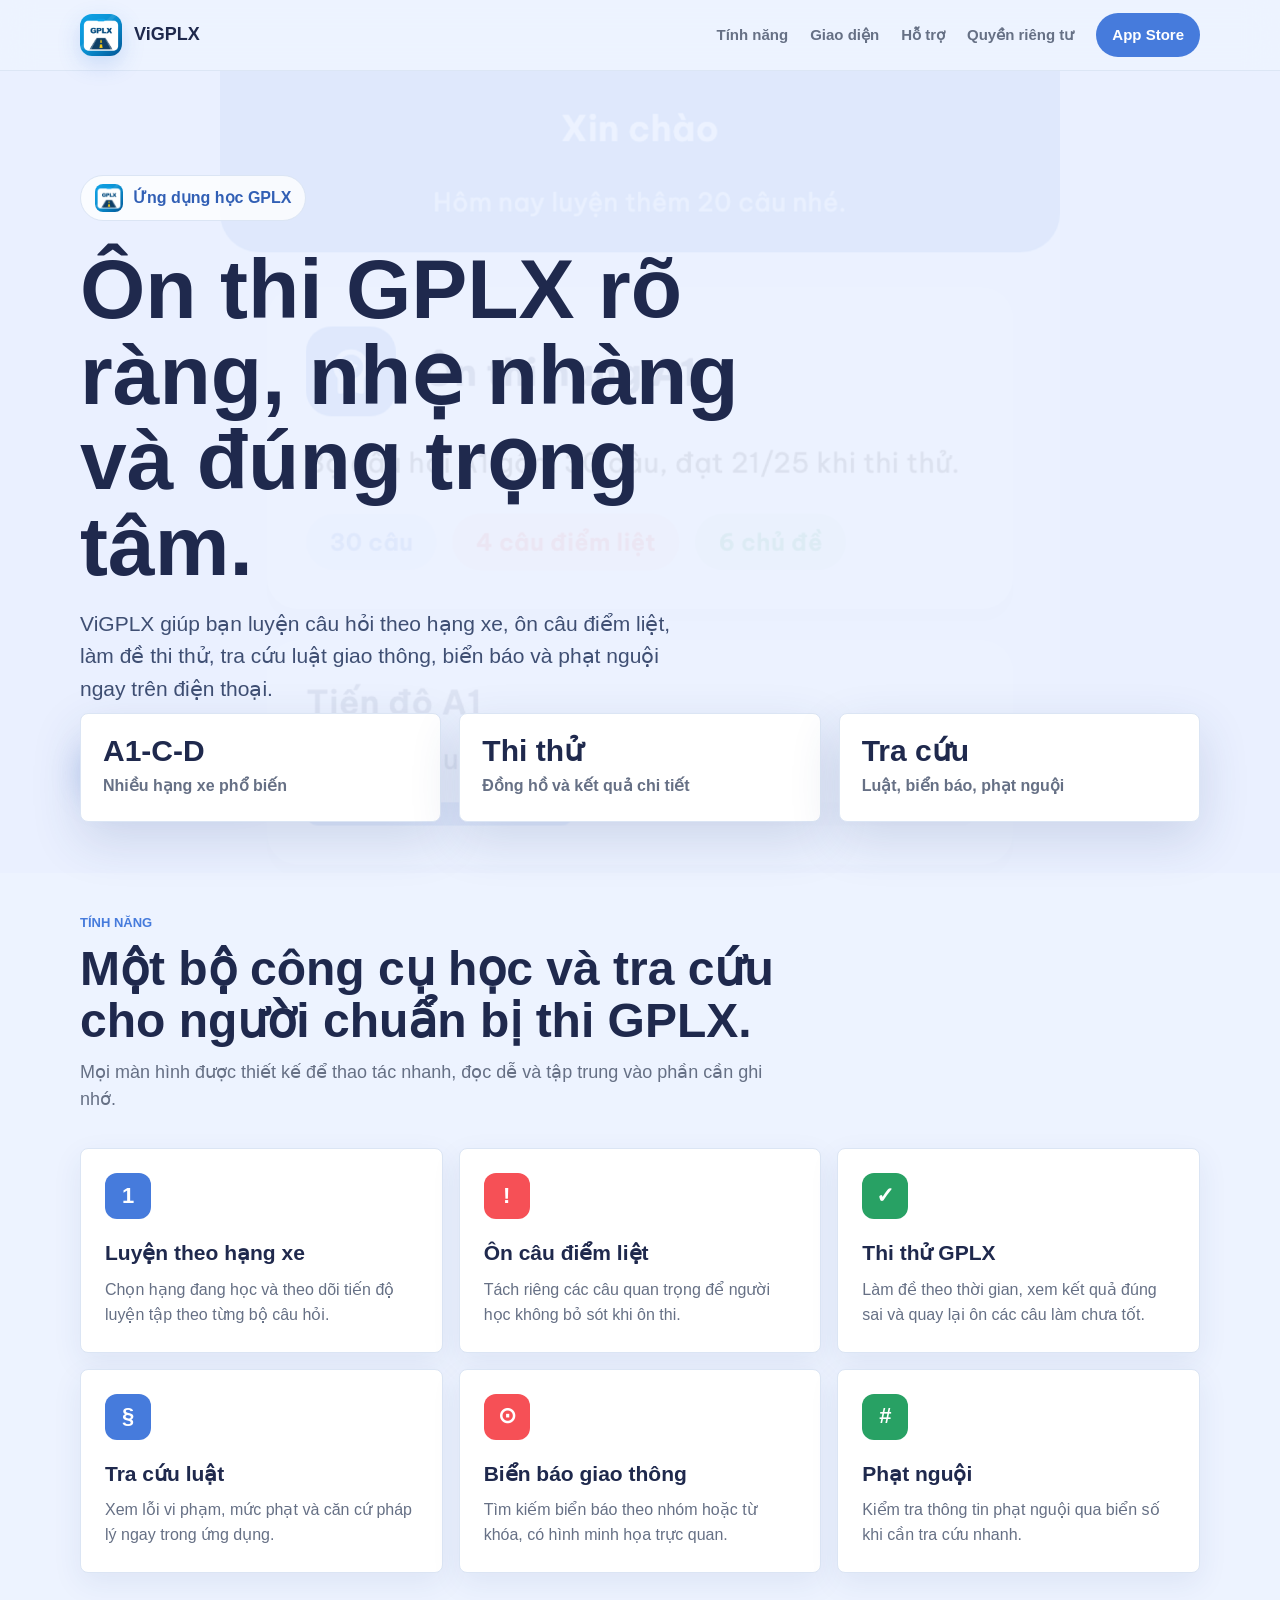
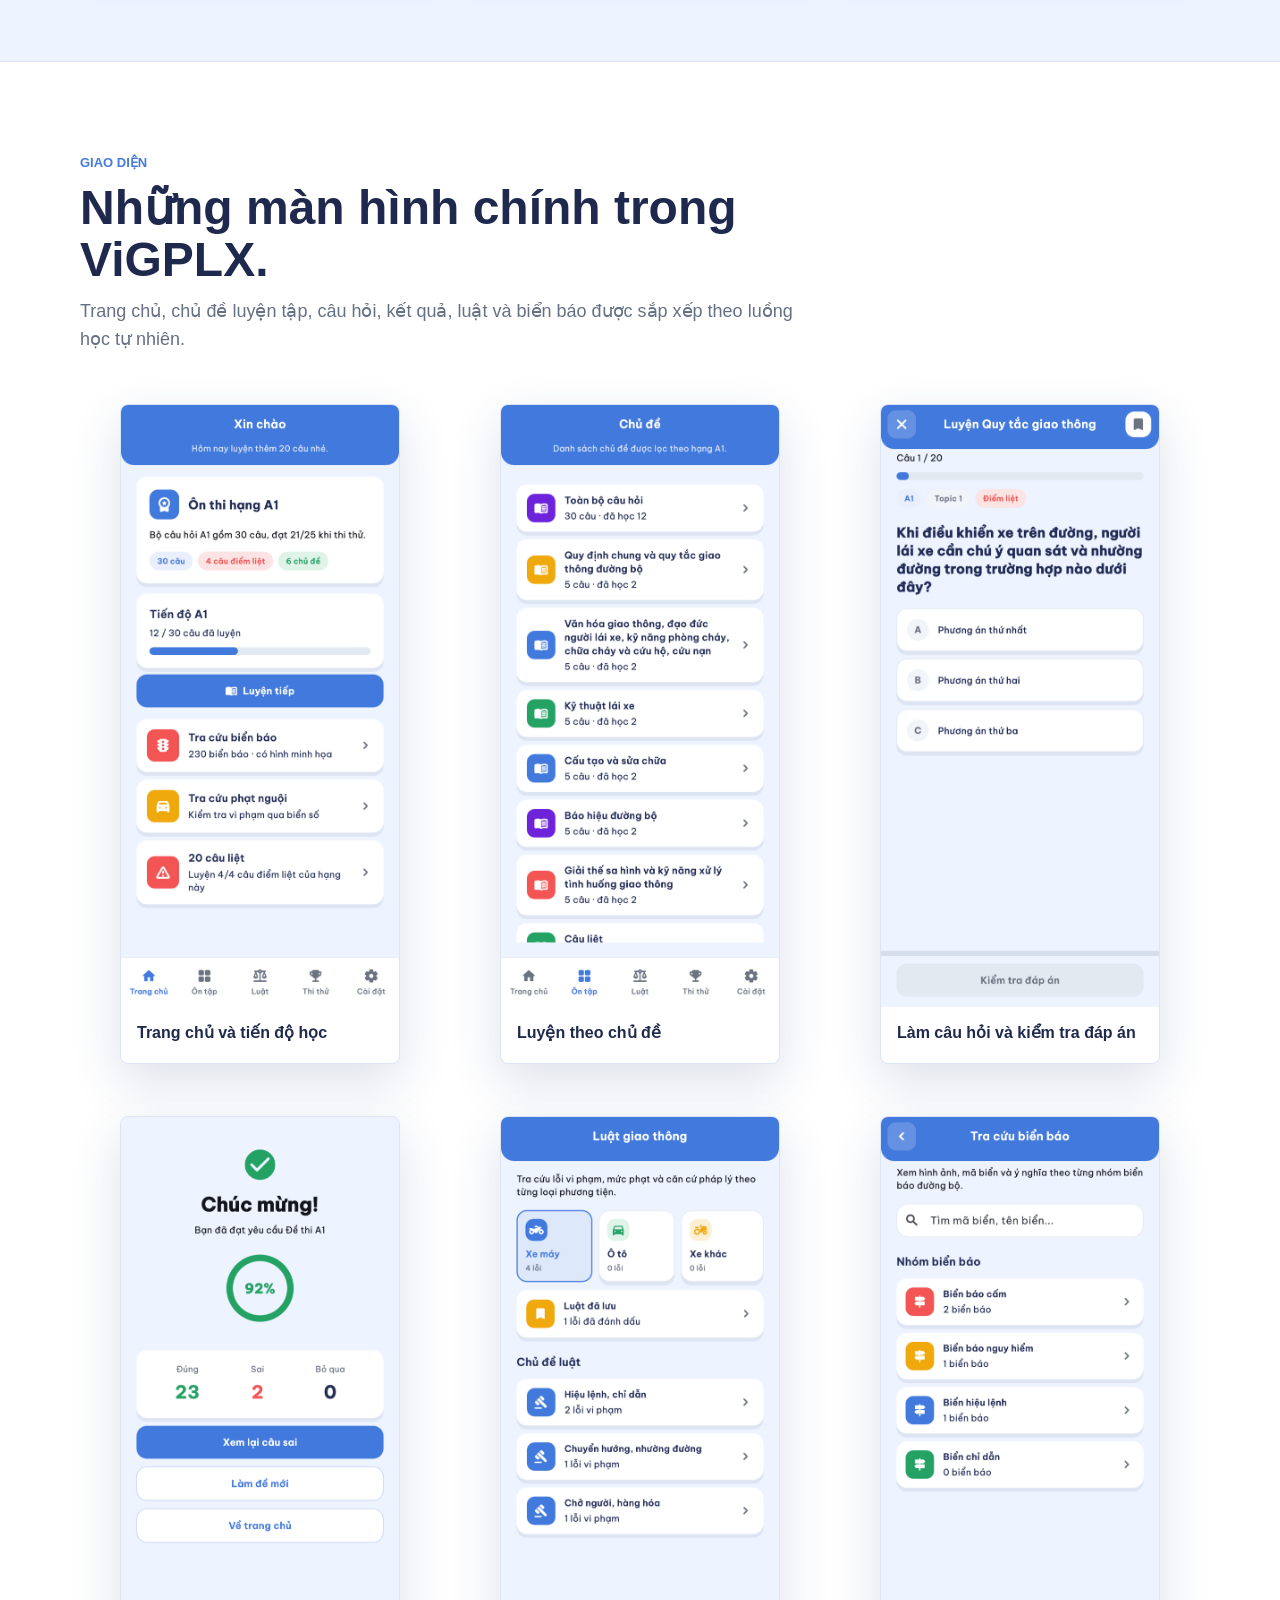
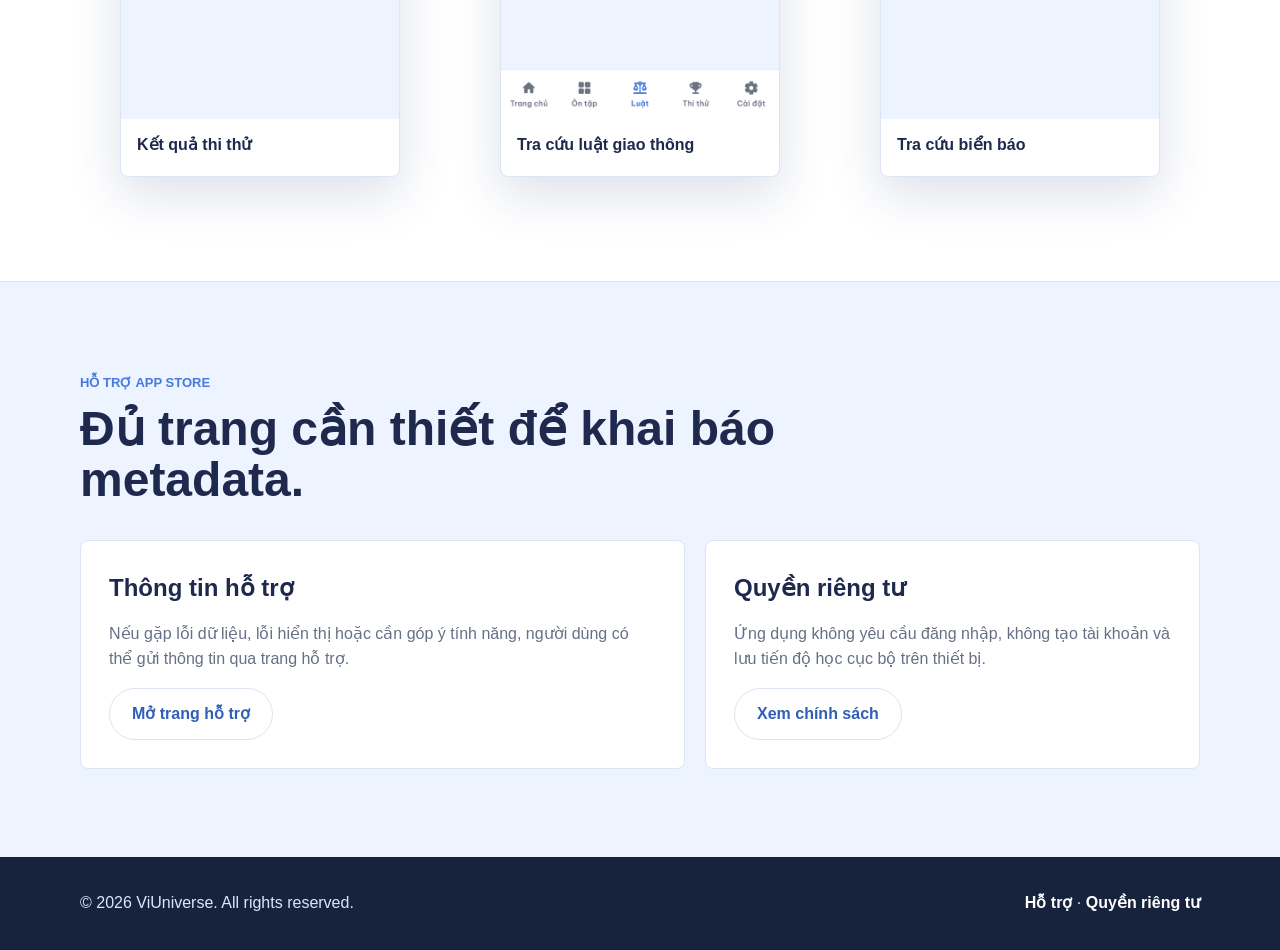
<file: index.html>
<!doctype html>
<html lang="vi">
  <head>
    <meta charset="utf-8">
    <meta name="viewport" content="width=device-width, initial-scale=1">
    <title>ViGPLX - Ôn thi giấy phép lái xe Việt Nam</title>
    <meta name="description" content="ViGPLX hỗ trợ ôn thi GPLX theo hạng xe, luyện câu điểm liệt, thi thử, tra cứu luật giao thông, biển báo và phạt nguội.">
    <meta property="og:title" content="ViGPLX - Ôn thi GPLX Việt Nam">
    <meta property="og:description" content="Luyện câu hỏi, thi thử, tra cứu luật, biển báo và phạt nguội trong một ứng dụng gọn nhẹ.">
    <meta property="og:image" content="assets/icons/app-icon.png">
    <link rel="icon" href="assets/icons/app-icon.png">
    <link rel="stylesheet" href="styles.css">
  </head>
  <body>
    <header class="site-header">
      <nav class="nav" aria-label="Điều hướng chính">
        <a class="brand" href="index.html" aria-label="ViGPLX">
          <img src="assets/icons/app-icon.png" alt="">
          <span>ViGPLX</span>
        </a>
        <div class="nav-links">
          <a href="#features">Tính năng</a>
          <a href="#screens">Giao diện</a>
          <a href="support.html">Hỗ trợ</a>
          <a href="privacy.html">Quyền riêng tư</a>
          <a class="download-link" href="https://apps.apple.com/app/vigplx-%C3%B4n-thi-l%C3%A1i-xe/id6782541195">App Store</a>
        </div>
      </nav>
    </header>

    <section class="hero">
      <div class="hero-inner">
        <div class="hero-copy">
          <span class="app-badge">
            <img src="assets/icons/app-icon.png" alt="">
            Ứng dụng học GPLX
          </span>
          <h1>Ôn thi GPLX rõ ràng, nhẹ nhàng và đúng trọng tâm.</h1>
          <p>ViGPLX giúp bạn luyện câu hỏi theo hạng xe, ôn câu điểm liệt, làm đề thi thử, tra cứu luật giao thông, biển báo và phạt nguội ngay trên điện thoại.</p>
          <div class="actions" id="download">
            <a class="button primary" href="https://apps.apple.com/app/vigplx-%C3%B4n-thi-l%C3%A1i-xe/id6782541195">Tải trên App Store</a>
            <a class="button secondary" href="#screens">Xem giao diện</a>
          </div>
        </div>
      </div>
    </section>

    <div class="hero-strip" aria-label="Thông tin nhanh">
      <div class="metric">
        <strong>A1-C-D</strong>
        <span>Nhiều hạng xe phổ biến</span>
      </div>
      <div class="metric">
        <strong>Thi thử</strong>
        <span>Đồng hồ và kết quả chi tiết</span>
      </div>
      <div class="metric">
        <strong>Tra cứu</strong>
        <span>Luật, biển báo, phạt nguội</span>
      </div>
    </div>

    <main>
      <section class="section" id="features">
        <div class="section-heading">
          <span class="section-kicker">Tính năng</span>
          <h2>Một bộ công cụ học và tra cứu cho người chuẩn bị thi GPLX.</h2>
          <p>Mọi màn hình được thiết kế để thao tác nhanh, đọc dễ và tập trung vào phần cần ghi nhớ.</p>
        </div>
        <div class="features">
          <article class="feature">
            <div class="feature-icon">1</div>
            <h3>Luyện theo hạng xe</h3>
            <p>Chọn hạng đang học và theo dõi tiến độ luyện tập theo từng bộ câu hỏi.</p>
          </article>
          <article class="feature">
            <div class="feature-icon">!</div>
            <h3>Ôn câu điểm liệt</h3>
            <p>Tách riêng các câu quan trọng để người học không bỏ sót khi ôn thi.</p>
          </article>
          <article class="feature">
            <div class="feature-icon">✓</div>
            <h3>Thi thử GPLX</h3>
            <p>Làm đề theo thời gian, xem kết quả đúng sai và quay lại ôn các câu làm chưa tốt.</p>
          </article>
          <article class="feature">
            <div class="feature-icon">§</div>
            <h3>Tra cứu luật</h3>
            <p>Xem lỗi vi phạm, mức phạt và căn cứ pháp lý ngay trong ứng dụng.</p>
          </article>
          <article class="feature">
            <div class="feature-icon">⊙</div>
            <h3>Biển báo giao thông</h3>
            <p>Tìm kiếm biển báo theo nhóm hoặc từ khóa, có hình minh họa trực quan.</p>
          </article>
          <article class="feature">
            <div class="feature-icon">#</div>
            <h3>Phạt nguội</h3>
            <p>Kiểm tra thông tin phạt nguội qua biển số khi cần tra cứu nhanh.</p>
          </article>
        </div>
      </section>

      <section class="info-band">
        <div class="section" id="screens">
          <div class="section-heading">
            <span class="section-kicker">Giao diện</span>
            <h2>Những màn hình chính trong ViGPLX.</h2>
            <p>Trang chủ, chủ đề luyện tập, câu hỏi, kết quả, luật và biển báo được sắp xếp theo luồng học tự nhiên.</p>
          </div>
          <div class="screens">
            <figure class="screen">
              <img src="assets/screenshots/home.png" alt="Màn hình trang chủ ViGPLX">
              <figcaption class="screen-label">Trang chủ và tiến độ học</figcaption>
            </figure>
            <figure class="screen">
              <img src="assets/screenshots/topics.png" alt="Màn hình danh sách chủ đề">
              <figcaption class="screen-label">Luyện theo chủ đề</figcaption>
            </figure>
            <figure class="screen">
              <img src="assets/screenshots/session.png" alt="Màn hình luyện câu hỏi">
              <figcaption class="screen-label">Làm câu hỏi và kiểm tra đáp án</figcaption>
            </figure>
            <figure class="screen">
              <img src="assets/screenshots/result.png" alt="Màn hình kết quả thi thử">
              <figcaption class="screen-label">Kết quả thi thử</figcaption>
            </figure>
            <figure class="screen">
              <img src="assets/screenshots/law.png" alt="Màn hình tra cứu luật giao thông">
              <figcaption class="screen-label">Tra cứu luật giao thông</figcaption>
            </figure>
            <figure class="screen">
              <img src="assets/screenshots/signs.png" alt="Màn hình tra cứu biển báo">
              <figcaption class="screen-label">Tra cứu biển báo</figcaption>
            </figure>
          </div>
        </div>
      </section>

      <section class="section">
        <div class="section-heading">
          <span class="section-kicker">Hỗ trợ App Store</span>
          <h2>Đủ trang cần thiết để khai báo metadata.</h2>
        </div>
        <div class="support-grid">
          <article class="support-panel">
            <h3>Thông tin hỗ trợ</h3>
            <p>Nếu gặp lỗi dữ liệu, lỗi hiển thị hoặc cần góp ý tính năng, người dùng có thể gửi thông tin qua trang hỗ trợ.</p>
            <a class="button secondary" href="support.html">Mở trang hỗ trợ</a>
          </article>
          <article class="support-panel">
            <h3>Quyền riêng tư</h3>
            <p>Ứng dụng không yêu cầu đăng nhập, không tạo tài khoản và lưu tiến độ học cục bộ trên thiết bị.</p>
            <a class="button secondary" href="privacy.html">Xem chính sách</a>
          </article>
        </div>
      </section>
    </main>

    <footer class="footer">
      <div class="footer-inner">
        <span>© 2026 ViUniverse. All rights reserved.</span>
        <span><a href="support.html">Hỗ trợ</a> · <a href="privacy.html">Quyền riêng tư</a></span>
      </div>
    </footer>
  </body>
</html>
</file>
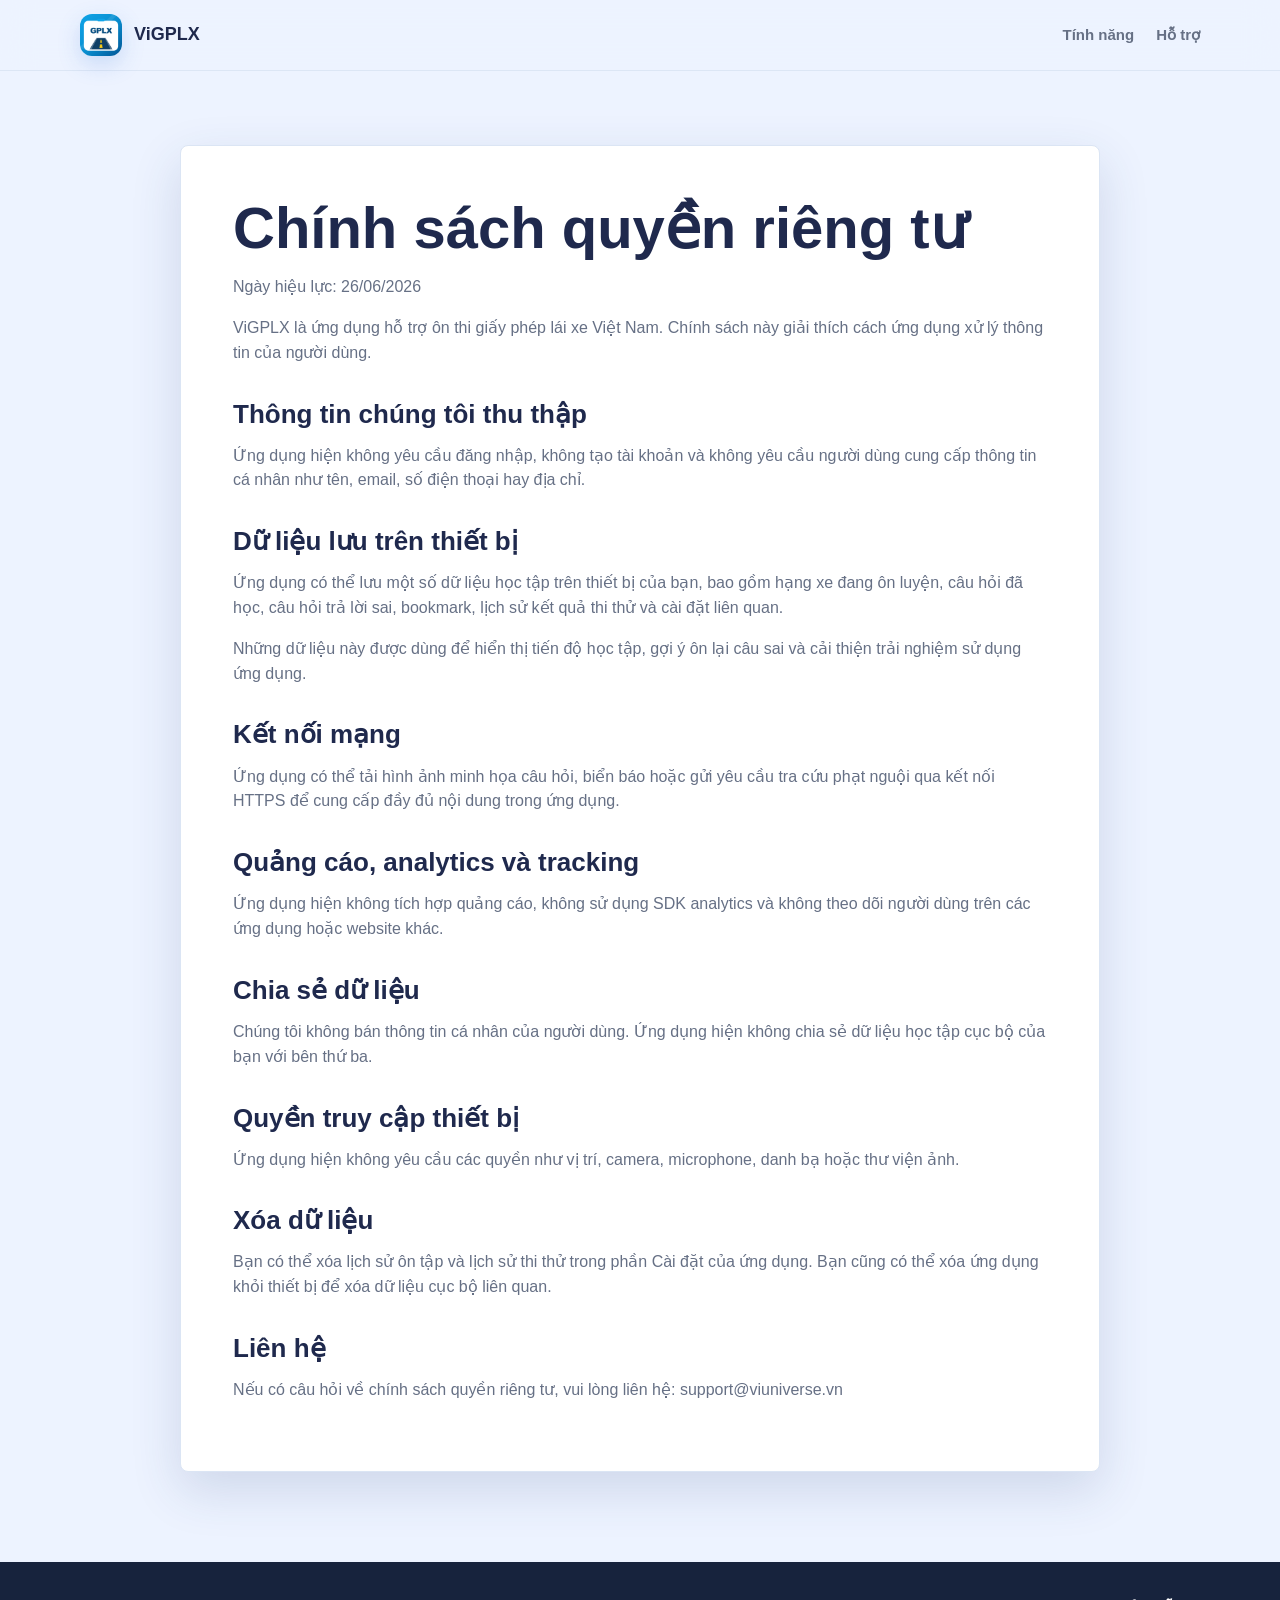
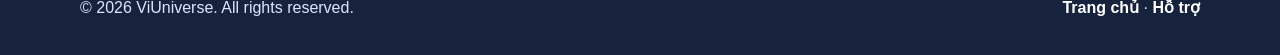
<file: privacy.html>
<!doctype html>
<html lang="vi">
  <head>
    <meta charset="utf-8">
    <meta name="viewport" content="width=device-width, initial-scale=1">
    <title>Chính sách quyền riêng tư - ViGPLX</title>
    <meta name="description" content="Chính sách quyền riêng tư của ứng dụng ViGPLX.">
    <link rel="icon" href="assets/icons/app-icon.png">
    <link rel="stylesheet" href="styles.css">
  </head>
  <body>
    <header class="site-header">
      <nav class="nav" aria-label="Điều hướng chính">
        <a class="brand" href="index.html">
          <img src="assets/icons/app-icon.png" alt="">
          <span>ViGPLX</span>
        </a>
        <div class="nav-links">
          <a href="index.html#features">Tính năng</a>
          <a href="support.html">Hỗ trợ</a>
        </div>
      </nav>
    </header>

    <main class="page">
      <article>
        <h1>Chính sách quyền riêng tư</h1>
        <p>Ngày hiệu lực: 26/06/2026</p>
        <p>ViGPLX là ứng dụng hỗ trợ ôn thi giấy phép lái xe Việt Nam. Chính sách này giải thích cách ứng dụng xử lý thông tin của người dùng.</p>

        <h2>Thông tin chúng tôi thu thập</h2>
        <p>Ứng dụng hiện không yêu cầu đăng nhập, không tạo tài khoản và không yêu cầu người dùng cung cấp thông tin cá nhân như tên, email, số điện thoại hay địa chỉ.</p>

        <h2>Dữ liệu lưu trên thiết bị</h2>
        <p>Ứng dụng có thể lưu một số dữ liệu học tập trên thiết bị của bạn, bao gồm hạng xe đang ôn luyện, câu hỏi đã học, câu hỏi trả lời sai, bookmark, lịch sử kết quả thi thử và cài đặt liên quan.</p>
        <p>Những dữ liệu này được dùng để hiển thị tiến độ học tập, gợi ý ôn lại câu sai và cải thiện trải nghiệm sử dụng ứng dụng.</p>

        <h2>Kết nối mạng</h2>
        <p>Ứng dụng có thể tải hình ảnh minh họa câu hỏi, biển báo hoặc gửi yêu cầu tra cứu phạt nguội qua kết nối HTTPS để cung cấp đầy đủ nội dung trong ứng dụng.</p>

        <h2>Quảng cáo, analytics và tracking</h2>
        <p>Ứng dụng hiện không tích hợp quảng cáo, không sử dụng SDK analytics và không theo dõi người dùng trên các ứng dụng hoặc website khác.</p>

        <h2>Chia sẻ dữ liệu</h2>
        <p>Chúng tôi không bán thông tin cá nhân của người dùng. Ứng dụng hiện không chia sẻ dữ liệu học tập cục bộ của bạn với bên thứ ba.</p>

        <h2>Quyền truy cập thiết bị</h2>
        <p>Ứng dụng hiện không yêu cầu các quyền như vị trí, camera, microphone, danh bạ hoặc thư viện ảnh.</p>

        <h2>Xóa dữ liệu</h2>
        <p>Bạn có thể xóa lịch sử ôn tập và lịch sử thi thử trong phần Cài đặt của ứng dụng. Bạn cũng có thể xóa ứng dụng khỏi thiết bị để xóa dữ liệu cục bộ liên quan.</p>

        <h2>Liên hệ</h2>
        <p>Nếu có câu hỏi về chính sách quyền riêng tư, vui lòng liên hệ: support@viuniverse.vn</p>
      </article>
    </main>

    <footer class="footer">
      <div class="footer-inner">
        <span>© 2026 ViUniverse. All rights reserved.</span>
        <span><a href="index.html">Trang chủ</a> · <a href="support.html">Hỗ trợ</a></span>
      </div>
    </footer>
  </body>
</html>
</file>
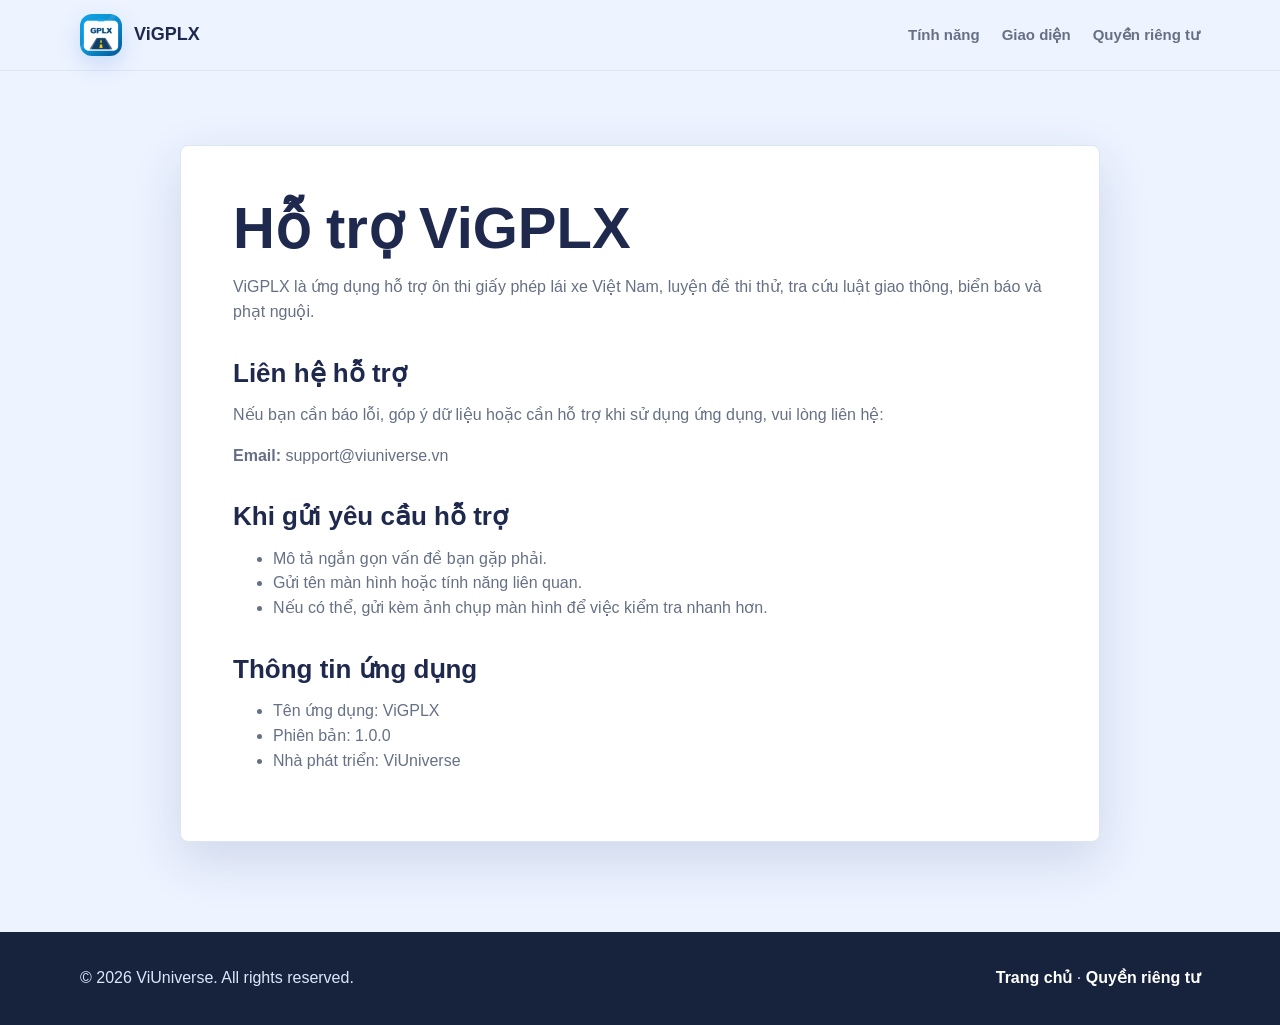
<file: support.html>
<!doctype html>
<html lang="vi">
  <head>
    <meta charset="utf-8">
    <meta name="viewport" content="width=device-width, initial-scale=1">
    <title>Hỗ trợ - ViGPLX</title>
    <meta name="description" content="Thông tin hỗ trợ cho người dùng ứng dụng ViGPLX.">
    <link rel="icon" href="assets/icons/app-icon.png">
    <link rel="stylesheet" href="styles.css">
  </head>
  <body>
    <header class="site-header">
      <nav class="nav" aria-label="Điều hướng chính">
        <a class="brand" href="index.html">
          <img src="assets/icons/app-icon.png" alt="">
          <span>ViGPLX</span>
        </a>
        <div class="nav-links">
          <a href="index.html#features">Tính năng</a>
          <a href="index.html#screens">Giao diện</a>
          <a href="privacy.html">Quyền riêng tư</a>
        </div>
      </nav>
    </header>

    <main class="page">
      <article>
        <h1>Hỗ trợ ViGPLX</h1>
        <p>ViGPLX là ứng dụng hỗ trợ ôn thi giấy phép lái xe Việt Nam, luyện đề thi thử, tra cứu luật giao thông, biển báo và phạt nguội.</p>

        <h2>Liên hệ hỗ trợ</h2>
        <p>Nếu bạn cần báo lỗi, góp ý dữ liệu hoặc cần hỗ trợ khi sử dụng ứng dụng, vui lòng liên hệ:</p>
        <p><strong>Email:</strong> support@viuniverse.vn</p>

        <h2>Khi gửi yêu cầu hỗ trợ</h2>
        <ul>
          <li>Mô tả ngắn gọn vấn đề bạn gặp phải.</li>
          <li>Gửi tên màn hình hoặc tính năng liên quan.</li>
          <li>Nếu có thể, gửi kèm ảnh chụp màn hình để việc kiểm tra nhanh hơn.</li>
        </ul>

        <h2>Thông tin ứng dụng</h2>
        <ul>
          <li>Tên ứng dụng: ViGPLX</li>
          <li>Phiên bản: 1.0.0</li>
          <li>Nhà phát triển: ViUniverse</li>
        </ul>
      </article>
    </main>

    <footer class="footer">
      <div class="footer-inner">
        <span>© 2026 ViUniverse. All rights reserved.</span>
        <span><a href="index.html">Trang chủ</a> · <a href="privacy.html">Quyền riêng tư</a></span>
      </div>
    </footer>
  </body>
</html>
</file>
<file: styles.css>
:root {
  --bg: #edf3ff;
  --surface: #ffffff;
  --ink: #1f294d;
  --muted: #667085;
  --primary: #467bdc;
  --primary-dark: #315fb5;
  --line: #dbe5f4;
  --red: #f65056;
  --green: #28a164;
  --yellow: #f0a714;
  --shadow: 0 18px 50px rgba(42, 70, 126, 0.16);
}

* {
  box-sizing: border-box;
}

html {
  scroll-behavior: smooth;
}

body {
  margin: 0;
  color: var(--ink);
  background: var(--bg);
  font-family: Inter, -apple-system, BlinkMacSystemFont, "Segoe UI", sans-serif;
  line-height: 1.55;
}

a {
  color: inherit;
  text-decoration: none;
}

img {
  display: block;
  max-width: 100%;
}

.site-header {
  position: sticky;
  top: 0;
  z-index: 20;
  background: rgba(237, 243, 255, 0.92);
  border-bottom: 1px solid rgba(219, 229, 244, 0.9);
  backdrop-filter: blur(16px);
}

.nav {
  width: min(1120px, calc(100% - 40px));
  min-height: 70px;
  margin: 0 auto;
  display: flex;
  align-items: center;
  justify-content: space-between;
  gap: 24px;
}

.brand {
  display: inline-flex;
  align-items: center;
  gap: 12px;
  font-weight: 800;
  font-size: 18px;
}

.brand img {
  width: 42px;
  height: 42px;
  border-radius: 12px;
  box-shadow: 0 8px 22px rgba(70, 123, 220, 0.22);
}

.nav-links {
  display: flex;
  align-items: center;
  gap: 22px;
  color: var(--muted);
  font-size: 15px;
  font-weight: 700;
}

.nav-links a:hover {
  color: var(--primary);
}

.download-link {
  color: #ffffff !important;
  background: var(--primary);
  border-radius: 999px;
  padding: 10px 16px;
}

.hero {
  position: relative;
  min-height: 760px;
  overflow: hidden;
  isolation: isolate;
  background: #dfeaff;
}

.hero::before {
  content: "";
  position: absolute;
  inset: 0;
  z-index: -3;
  background-image: url("assets/screenshots/home.png");
  background-position: center top;
  background-size: min(72vw, 840px) auto;
  background-repeat: no-repeat;
  opacity: 0.32;
}

.hero::after {
  content: "";
  position: absolute;
  inset: 0;
  z-index: -2;
  background: rgba(237, 243, 255, 0.78);
}

.hero-inner {
  width: min(1120px, calc(100% - 40px));
  margin: 0 auto;
  padding: 104px 0 86px;
}

.hero-copy {
  max-width: 680px;
}

.app-badge {
  display: inline-flex;
  align-items: center;
  gap: 10px;
  color: var(--primary-dark);
  background: rgba(255, 255, 255, 0.78);
  border: 1px solid var(--line);
  border-radius: 999px;
  padding: 8px 14px;
  font-weight: 800;
}

.app-badge img {
  width: 28px;
  height: 28px;
  border-radius: 8px;
}

h1 {
  margin: 26px 0 18px;
  max-width: 800px;
  font-size: clamp(44px, 8vw, 84px);
  line-height: 1.02;
  letter-spacing: 0;
}

.hero p {
  max-width: 620px;
  margin: 0 0 30px;
  color: #3f4f73;
  font-size: 21px;
}

.actions {
  display: flex;
  flex-wrap: wrap;
  align-items: center;
  gap: 14px;
}

.button {
  display: inline-flex;
  align-items: center;
  justify-content: center;
  min-height: 52px;
  border-radius: 999px;
  padding: 0 22px;
  font-weight: 800;
  border: 1px solid transparent;
}

.button.primary {
  color: #ffffff;
  background: var(--primary);
  box-shadow: 0 12px 30px rgba(70, 123, 220, 0.28);
}

.button.secondary {
  color: var(--primary-dark);
  background: rgba(255, 255, 255, 0.74);
  border-color: var(--line);
}

.hero-strip {
  width: min(1120px, calc(100% - 40px));
  margin: -160px auto 0;
  position: relative;
  z-index: 4;
  display: grid;
  grid-template-columns: repeat(3, 1fr);
  gap: 18px;
}

.metric {
  background: var(--surface);
  border: 1px solid var(--line);
  border-radius: 8px;
  padding: 22px;
  box-shadow: var(--shadow);
}

.metric strong {
  display: block;
  font-size: 30px;
  line-height: 1;
}

.metric span {
  display: block;
  margin-top: 8px;
  color: var(--muted);
  font-weight: 700;
}

main {
  position: relative;
  z-index: 5;
}

.section {
  width: min(1120px, calc(100% - 40px));
  margin: 0 auto;
  padding: 88px 0;
}

.section-heading {
  max-width: 720px;
  margin-bottom: 34px;
}

.section-kicker {
  color: var(--primary);
  font-weight: 900;
  text-transform: uppercase;
  font-size: 13px;
}

h2 {
  margin: 8px 0 12px;
  font-size: clamp(30px, 4vw, 48px);
  line-height: 1.08;
  letter-spacing: 0;
}

.section-heading p {
  margin: 0;
  color: var(--muted);
  font-size: 18px;
}

.features {
  display: grid;
  grid-template-columns: repeat(3, 1fr);
  gap: 16px;
}

.feature {
  min-height: 190px;
  padding: 24px;
  border-radius: 8px;
  background: var(--surface);
  border: 1px solid var(--line);
  box-shadow: 0 10px 30px rgba(42, 70, 126, 0.08);
}

.feature-icon {
  width: 46px;
  height: 46px;
  display: grid;
  place-items: center;
  color: #ffffff;
  background: var(--primary);
  border-radius: 12px;
  font-size: 22px;
  font-weight: 900;
}

.feature:nth-child(2) .feature-icon,
.feature:nth-child(5) .feature-icon {
  background: var(--red);
}

.feature:nth-child(3) .feature-icon,
.feature:nth-child(6) .feature-icon {
  background: var(--green);
}

.feature h3 {
  margin: 18px 0 8px;
  font-size: 21px;
}

.feature p {
  margin: 0;
  color: var(--muted);
}

.screens {
  display: grid;
  grid-template-columns: repeat(3, minmax(0, 1fr));
  gap: 20px;
}

.screen {
  overflow: hidden;
  border-radius: 8px;
  background: var(--surface);
  border: 1px solid var(--line);
  box-shadow: var(--shadow);
}

.screen img {
  width: 100%;
}

.screen caption,
.screen-label {
  display: block;
  padding: 14px 16px 18px;
  font-weight: 800;
}

.info-band {
  background: #ffffff;
  border-block: 1px solid var(--line);
}

.support-grid {
  display: grid;
  grid-template-columns: 1.1fr 0.9fr;
  gap: 20px;
  align-items: start;
}

.support-panel {
  padding: 28px;
  border-radius: 8px;
  background: var(--surface);
  border: 1px solid var(--line);
}

.support-panel h3 {
  margin: 0 0 12px;
  font-size: 24px;
}

.support-panel p,
.support-panel li {
  color: var(--muted);
}

.support-panel ul {
  margin: 0;
  padding-left: 20px;
}

.footer {
  padding: 34px 0;
  background: #17233d;
  color: #dce6fb;
}

.footer-inner {
  width: min(1120px, calc(100% - 40px));
  margin: 0 auto;
  display: flex;
  justify-content: space-between;
  gap: 18px;
  flex-wrap: wrap;
}

.footer a {
  color: #ffffff;
  font-weight: 700;
}

.page {
  width: min(920px, calc(100% - 40px));
  margin: 0 auto;
  padding: 74px 0 90px;
}

.page article {
  background: var(--surface);
  border: 1px solid var(--line);
  border-radius: 8px;
  padding: clamp(24px, 5vw, 52px);
  box-shadow: var(--shadow);
}

.page h1 {
  font-size: clamp(36px, 6vw, 58px);
  margin-top: 0;
}

.page h2 {
  font-size: 26px;
  margin-top: 34px;
}

.page p,
.page li {
  color: var(--muted);
}

@media (max-width: 900px) {
  .nav {
    min-height: 64px;
  }

  .nav-links {
    gap: 14px;
    font-size: 14px;
  }

  .hero {
    min-height: 700px;
  }

  .hero-inner {
    padding-top: 78px;
  }

  .hero-strip,
  .features,
  .screens,
  .support-grid {
    grid-template-columns: 1fr;
  }

  .hero-strip {
    margin-top: -96px;
  }
}

@media (max-width: 640px) {
  .nav-links a:not(.download-link) {
    display: none;
  }

  .hero {
    min-height: 660px;
  }

  .hero::before {
    background-size: 118vw auto;
    background-position: center 80px;
    opacity: 0.24;
  }

  .hero p {
    font-size: 18px;
  }

  .section {
    padding: 64px 0;
  }
}
</file>
